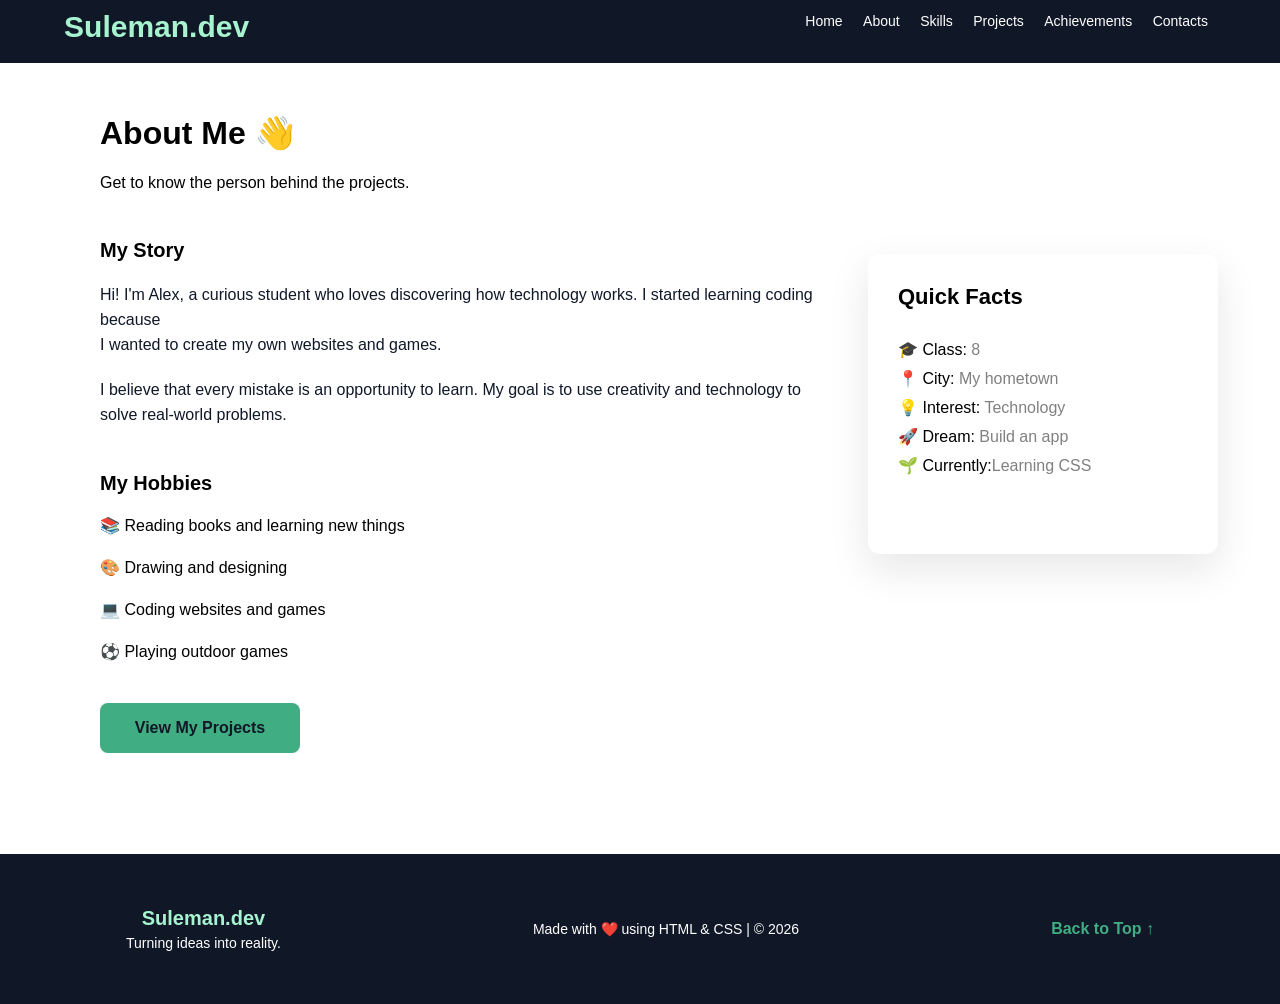
<file: abt.html>
<!DOCTYPE html>
<html lang="en">

<head>
    <meta charset="UTF-8">
    <meta name="viewport" content="width=device-width, initial-scale=1.0">
    <title>Document</title>

    <style>
        * {
            box-sizing: border-box;
            padding: 0;
            margin: 0;
            font-family: Arial, sans-serif;
        }

        .meow {
            background-color: #101828;
            height: 7vh;
        }

        .navbar {
            display: flex;
            justify-content: space-around;
            position: relative;

        }

        .navbar a {
            margin-top: 10px;


        }

        .nav-links {
            position: sticky;
            margin-top: 12px;
            margin-left: 420px;
        }

        .nav-links a {
            text-decoration: none;
            color: white;
            font-size: 14px;
            margin: 8px;
            font-family: Arial, sans-serif;


        }

        .navbar .logo {
            color: #a7f3d0;
            text-decoration: none;
            font-size: 30px;
            font-weight: bold;
            font-family: Arial, sans-serif;
        }
        .mid{
            /* border: 4px solid green; */
            height: 100vh;
            margin-top: 10px;
            display: flex;
        }
        .mid .one{
            margin: 50px 100px;
            /* border: 1px solid red; */
            width: 60%;
            position: relative;
        }
        .one h2{
            font-size: 32px;
            font-family: Arial, sans-serif;
            margin-top: 10px;
        }
        .one p{
            /* color: #667085; */
            margin-top: 20px;
            line-height: 22px;
        }
        .para{
            color: #101828;
            margin-top: 20px;
            font-size: 16px;
            font-weight: 100;
            line-height: 25px;
        }
        .one h5{
            font-size: 20px;
            margin-top: 45px;
        }
        .button1{
    /* border: 1px solid yellow; */
    height: 100px;
    width: 100%;
    margin-top: 40px;
}
.button1 button{
    height: 50px;
    width: 200px;
    background-color: #41ad82;
    border: none;
    outline: none;
    color: #101828;
    font-size: 16px;
    font-weight: bold;
    border-radius: 8px;
    transition: all 0.3s ease;
    cursor: pointer;


}
.button1 button:hover{
    transform: translateY(-5px);
    color: white;

}
.two{
    height: 300px;
    /* border: 2px solid green; */
    margin-left: -100px;
    margin-top: 200px;
    width: 350px;
    border-radius: 12px;
    box-shadow: 0 15px 40px rgba(15, 23, 42, 0.10);

}
.two h4{
    margin: 30px;
    font-size: 22px;
}
.two ul li{
    list-style: none;
    margin-left: 30px;
    margin-top: 10px;
}

.meow3{
    margin-top: -100px;
    background-color: #101828;
    height: 150px;
    color: white;
    font-family: Arial, sans-serif;
    display: flex;
    justify-content: space-around;
    text-align: center;
    align-items: center;
}
.meow3 h3{
    font-size: 20px;
    color: #a7f3d0;
    margin-bottom: 5px;
}
.meow3 p{
    font-size: 14px;
}
.special{
    font-weight: 800;
    color: #41ad82;
    text-decoration: none;
}
.txtt a{
    text-decoration: none;
}
span{
    color: gray;
}
    </style>


</head>

<body>
    <div class="meow">
            <header class="navbar">
                <a href="index.html" class="logo">Suleman.dev</a>

                <nav class="nav-links">
                    <a href="index.html">Home</a>
                    <a href="abt.html">About</a>
                    <a href="myskills.html">Skills</a>
                    <a href="new.html">Projects</a>
                    <a href="achivement.html">Achievements</a>
                    <a href="contact.html">Contacts</a>
                </nav>

            </header>

        <div class="mid">
            <div class="one">
            <h2>About Me 👋</h2>
            <p>Get to know the person behind the projects.</p>
            <h5>My Story</h5>
            <h6 class="para">Hi! I'm Alex, a curious student who loves discovering how technology works.  I started learning coding 
                because <br> I wanted to  create my own websites and games.</h6>
            <h6 class="para">I believe that every mistake is an opportunity to learn. My goal is to use creativity and technology to
             <br> solve real-world problems.</h6>

            <h5>My Hobbies</h5>
            <p>📚 Reading books and learning new things</p>
            <p>🎨 Drawing and designing</p>
            <p>💻 Coding websites and games</p>
            <p>⚽ Playing outdoor games</p>


            <div class="button1">
                <button onclick="window.location.href='myskills.html'">View My Projects</button>
            </div>
        </div>

        <div class="two">
            <h4>Quick Facts</h4>
            <ul>
                <li>🎓 Class: <span>8</span></li>
                <li>📍 City: <span>My hometown</span></li>
                <li>💡 Interest: <span>Technology</span></li>
                <li>🚀 Dream: <span>Build an app</span></li>
                <li>🌱 Currently:<span>Learning CSS</span></li>
            </ul>
        </div>
    </div>


        <section class="meow3">
            <div class="txtt">
                <h3>Suleman.dev</h3>
                <p>Turning ideas into reality.</p>

            </div>
            <div class="txtt">
                <p>Made with ❤️ using HTML & CSS | © 2026</p>


            </div>
            <div class="txtt">
                <a href="#"><span class="special">Back to Top ↑</span></a>
            </div>
        </section>


    </div>
</body>

</html>
</file>
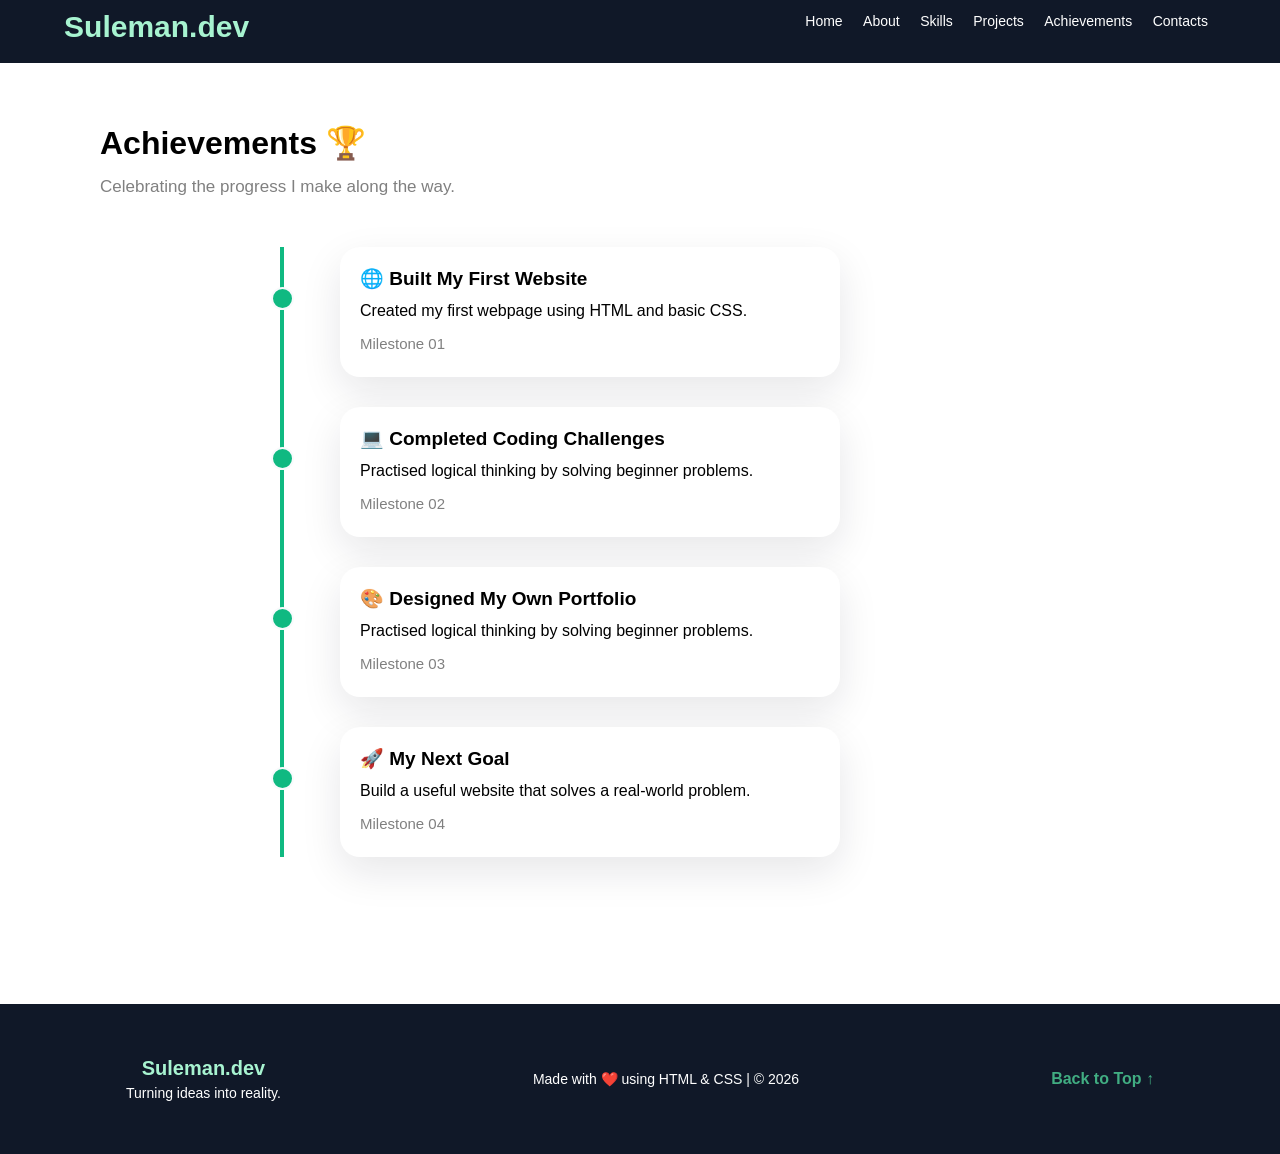
<file: achivement.html>
<!DOCTYPE html>
<html lang="en">
<head>
    <meta charset="UTF-8">
    <meta name="viewport" content="width=device-width, initial-scale=1.0">
    <title>Achievements</title>

    <style>
                * {
            box-sizing: border-box;
            padding: 0;
            margin: 0;
            font-family: Arial, sans-serif;
        }

        .meow {
            background-color: #101828;
            height: 7vh;
        }

        .navbar {
            display: flex;
            justify-content: space-around;
            position: relative;

        }

        .navbar a {
            margin-top: 10px;


        }

        .nav-links {
            position: sticky;
            margin-top: 12px;
            margin-left: 420px;
        }

        .nav-links a {
            text-decoration: none;
            color: white;
            font-size: 14px;
            margin: 8px;
            font-family: Arial, sans-serif;


        }

        .navbar .logo {
            color: #a7f3d0;
            text-decoration: none;
            font-size: 30px;
            font-weight: bold;
            font-family: Arial, sans-serif;
        }
        .mid{
            /* border: 2px solid red; */
            margin-top: 80px;
            margin-left: 100px;
            height: 100vh;
            
        }
        .mid h4{
            font-size: 32px;
        }
        .mid p{
            font-size: 17px;
            margin-top: 15px;
            font-weight: 100;
            color: gray;
        }


        .card-port{
        /* border: 1px solid green; */
            margin-top: 50px;
            margin-left: 150px;
            height: 450px;
            position: relative;
        }
        .card-port .one{
            height: 130px;
            width: 500px;
            border: none;
            background: #ffffff;
            border-radius: 20px;
            box-shadow: 0 15px 40px rgba(15, 23, 42, 0.10);
            margin-left: 90px;
            margin-top: 30px;
            /* border: 1px solid green; */
            position: relative;
            margin-bottom: 30px;
            
            /* padding: 35px; */
           
        }
        .one h3{
            font-size: 19px;
            font-weight: 600;
            font-family: Arial, sans-serif;
            /* margin-left: 40px; */
            padding: 20px;
            /* border: 1px solid green; */
        }
        .one h6{
            margin-top: -8px;
            margin-left: 20px;
            font-size: 16px;
            font-weight: 100;
        }
        .one p{
            font-size: 15px;
            margin-left: 20px;      
            font-weight: 100;   
            
        }




.card-port::before {
    content: "";
    position: absolute;
    left: 30px;
    top: 0;
    bottom: -160px;
    width: 4px;
    background: #10b981;
}




.one::before {
    content: "";
    position: absolute;
    left: -69px;
    top: 40px;
    width: 19px;
    height: 19px;
    background: #10b981;
    border: 2px solid #f8fafc;
    border-radius: 50%;
    z-index: 2;
}
.meow3{
    margin-top: -20px;
    background-color: #101828;
    height: 150px;
    color: white;
    font-family: Arial, sans-serif;
    display: flex;
    justify-content: space-around;
    text-align: center;
    align-items: center;
}
.meow3 h3{
    font-size: 20px;
    color: #a7f3d0;
    margin-bottom: 5px;
}
.meow3 p{
    font-size: 14px;
}
.special {
    font-weight: 800;
    color: #41ad82;
    /* text-decoration: none; */
}
.txtt a{
    text-decoration: none;
}


    </style>
</head>
<body>
    <div class="meow">
            <header class="navbar">
                <a href="index.html" class="logo">Suleman.dev</a>

                <nav class="nav-links">
                    <a href="index.html">Home</a>
                    <a href="abt.html">About</a>
                    <a href="myskills.html">Skills</a>
                    <a href="new.html">Projects</a>
                    <a href="achivement.html">Achievements</a>
                    <a href="contact.html">Contacts</a>
                </nav>

            </header>

        <div class="mid">
            <h4>Achievements 🏆</h4>
            <p>Celebrating the progress I make along the way.</p>


            <div class="card-port">
                <div class="one">
                    <h3>🌐 Built My First Website</h3>
                    <h6>Created my first webpage using HTML and basic CSS.</h6>
                    <p>Milestone 01</p>
                </div>

                <div class="one">
                    <h3>💻 Completed Coding Challenges</h3>
                    <h6>Practised logical thinking by solving beginner problems.</h6>
                    <p>Milestone 02</p>
                </div>


                <div class="one">
                    <h3>🎨 Designed My Own Portfolio</h3>
                    <h6>Practised logical thinking by solving beginner problems.</h6>
                    <p>Milestone 03</p>
                </div>


                <div class="one">
                    <h3>🚀 My Next Goal</h3>
                    <h6>Build a useful website that solves a real-world problem.</h6>
                    <p>Milestone 04</p>
                </div>

                
            </div>
        </div>

        <section class="meow3">
            <div class="txtt">
                <h3>Suleman.dev</h3>
                <p>Turning ideas into reality.</p>

            </div>
            <div class="txtt">
                <p>Made with ❤️ using HTML & CSS | © 2026</p>


            </div>
            <div class="txtt">
                <a href="#"><span class="special">Back to Top ↑</span></a>
            </div>
        </section>

    </div>
</body>
</html>
</file>
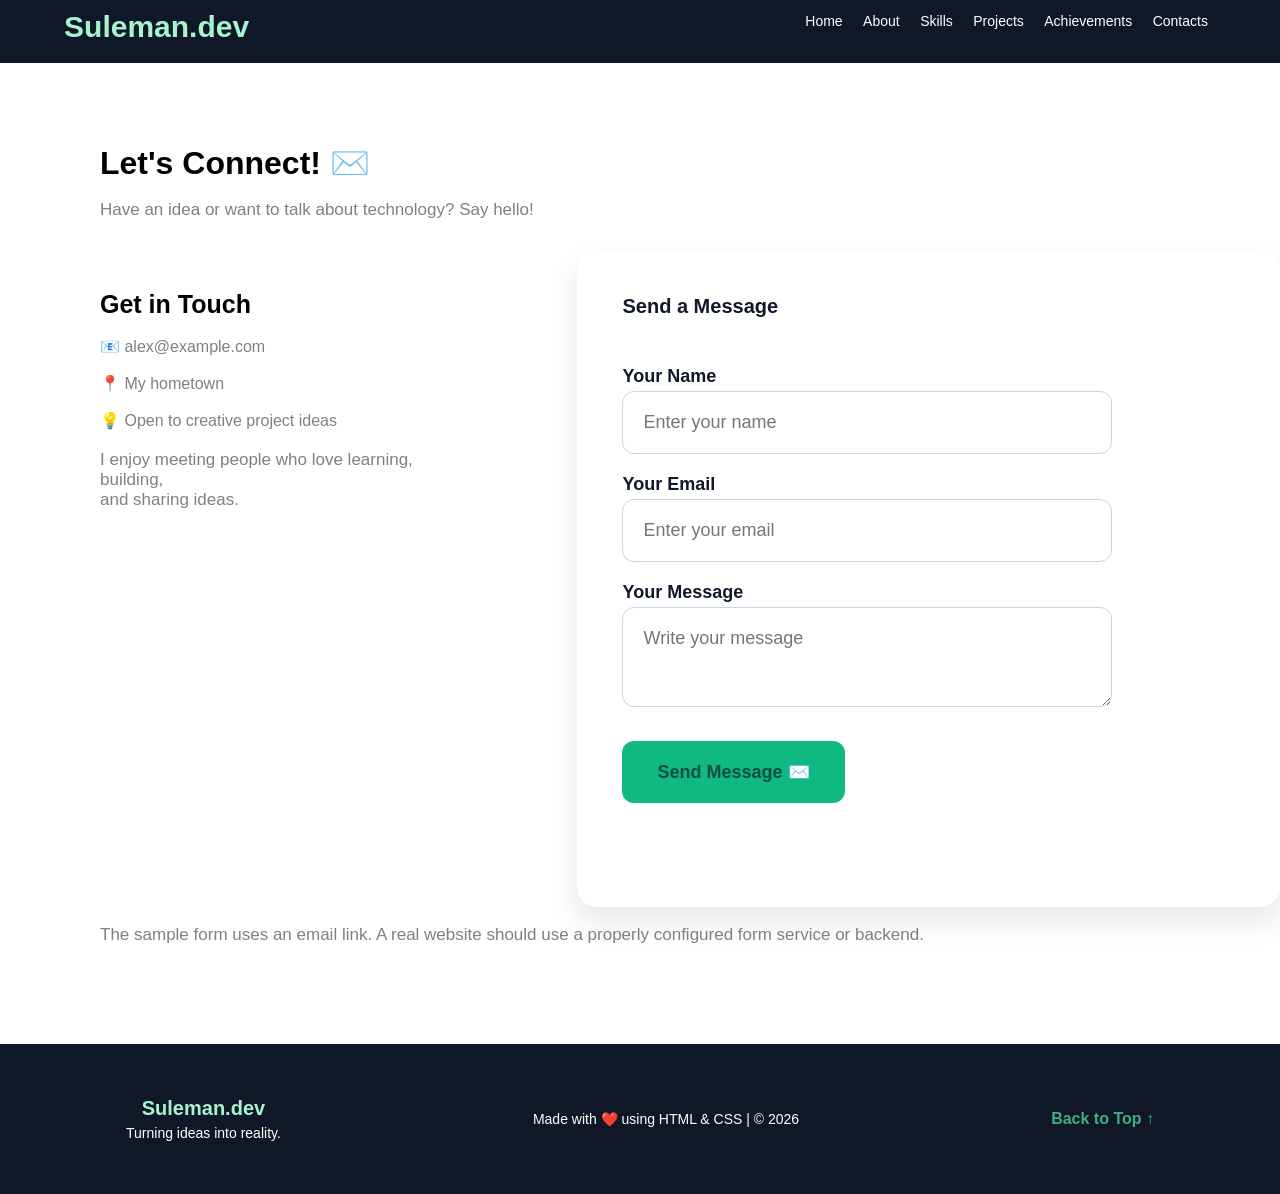
<file: contact.html>
<!DOCTYPE html>
<html lang="en">
<head>
    <meta charset="UTF-8">
    <meta name="viewport" content="width=device-width, initial-scale=1.0">
    <title>contact</title>

    <style>
                * {
            box-sizing: border-box;
            padding: 0;
            margin: 0;
            font-family: Arial, sans-serif;
        }

        .meow {
            background-color: #101828;
            height: 7vh;
        }

        .navbar {
            display: flex;
            justify-content: space-around;
            position: relative;

        }

        .navbar a {
            margin-top: 10px;


        }

        .nav-links {
            position: sticky;
            margin-top: 12px;
            margin-left: 420px;
        }

        .nav-links a {
            text-decoration: none;
            color: white;
            font-size: 14px;
            margin: 8px;
            font-family: Arial, sans-serif;


        }

        .navbar .logo {
            color: #a7f3d0;
            text-decoration: none;
            font-size: 30px;
            font-weight: bold;
            font-family: Arial, sans-serif;
        }
        .mid{
            /* border: 1px solid green; */
            margin-top: 100px;
            margin-left: 100px;
            height: 100vh;

        }
        .mid h4{
            font-size: 32px;
        }
        .mid p{
            font-size: 17px;
            margin-top: 18px;
            font-weight: 100;
            color: gray;
        }
        .one{
            display: flex;
        }
        .one1{
            margin-top: 70px;
            /* border: 1px solid red; */
        }
        .one1 h4{
            font-size: 25px;
        }
        .one1 p{
            font-size: 16px;
        }
        .one1 h5{
            color: gray;
            margin-top: 20px;
            font-size: 17px;
            font-weight: 100;
        }
        .one2{
            height: 73vh;
            box-shadow: 0 15px 30px rgba(15, 23, 42, 0.10);
            margin-left: 20px;
            width: 60%;
            margin-top: 30px;
            margin-left: 100px;
        }

        .one2 {
    background: white;
    padding: 45px;
    border-radius: 20px;
    width: 60%;
    box-sizing: border-box;
}

.one2 h4 {
    font-size: 20px;
    color: #111827;
    margin: 0 0 40px;
}

.one2 label {
    margin-top: -10px;
    display: block;
    font-size: 18px;
    font-weight: bold;
    margin-bottom: 4px;
    color: #111827;
}

.one2 input,
.one2 textarea {
    width: 80%;
    padding: 20px;
    font-size: 18px;
    border: 1px solid #cbd5e1;
    border-radius: 12px;
    margin-bottom: 30px;
    box-sizing: border-box;
    outline: none;
}

.one2 textarea {
    height: 100px;
    resize: vertical;
}

.one2 input:focus,
.one2 textarea:focus {
    border-color: #10b981;
}

.one2 button {
    background: #10b981;
    color: #064e3b;
    border: none;
    padding: 20px 35px;
    font-size: 18px;
    font-weight: bold;
    border-radius: 12px;
    cursor: pointer;
    transition: 0.3s;
}

.one2 button:hover {
    background: #059669;
    transform: translateY(-3px);
}
.meow3{
    background-color: #101828;
    height: 150px;
    color: white;
    font-family: Arial, sans-serif;
    display: flex;
    justify-content: space-around;
    text-align: center;
    align-items: center;
}
.meow3 h3{
    font-size: 20px;
    color: #a7f3d0;
    margin-bottom: 5px;
}
.meow3 p{
    font-size: 14px;
}
.special{
    font-weight: 800;
    color: #41ad82;
    text-decoration: none;
}
.txtt a{
text-decoration: none;
}

    </style>
</head>
<body>
    <div class="meow">
            <div class="meow">
            <header class="navbar">
                <a href="#home" class="logo">Suleman.dev</a>

                <nav class="nav-links">
                    <a href="index.html">Home</a>
                    <a href="abt.html">About</a>
                    <a href="myskills.html">Skills</a>
                    <a href="new.html">Projects</a>
                    <a href="achivement.html">Achievements</a>
                    <a href="contact.html">Contacts</a>
                </nav>

            </header>

            <div class="mid">
                <h4>Let's Connect! ✉️</h4>
                <p>Have an idea or want to talk about technology? Say hello!</p>


                <div class="one">

                    <div class="one1">
                        <h4>Get in Touch</h4>
                        <p>📧 alex@example.com</p>
                        <p>📍 My hometown</p>
                        <p>💡 Open to creative project ideas</p>
                        <h5>I enjoy meeting people who love learning, building, <br> and sharing ideas.</h5>
                    </div>

                    <div class="one2">
                        <h4>Send a Message</h4>
                        <br>
                        <label for="name">Your Name</label>
                        <input type="text" id="name" placeholder="Enter your name">
                        <br>
                        <label for="email">Your Email</label>
                        <input type="email" id="email" placeholder="Enter your email">
                        <br>
                        <label for="Message">Your Message</label>
                        <textarea name="message" id="message" placeholder="Write your message"></textarea>

                        <button type="submit">Send Message ✉️</button>
                    </div>
                
                </div>

                <p>The sample form uses an email link. A real website should use a properly configured form service or backend.</p>
            </div>

        <section class="meow3">
            <div class="txtt">
                <h3>Suleman.dev</h3>
                <p>Turning ideas into reality.</p>

            </div>
            <div class="txtt">
                <p>Made with ❤️ using HTML & CSS | © 2026</p>


            </div>
            <div class="txtt">
                <a href="#"><span class="special">Back to Top ↑</span></a>
            </div>
        </section>
    </div>
</body>
</html>
</file>
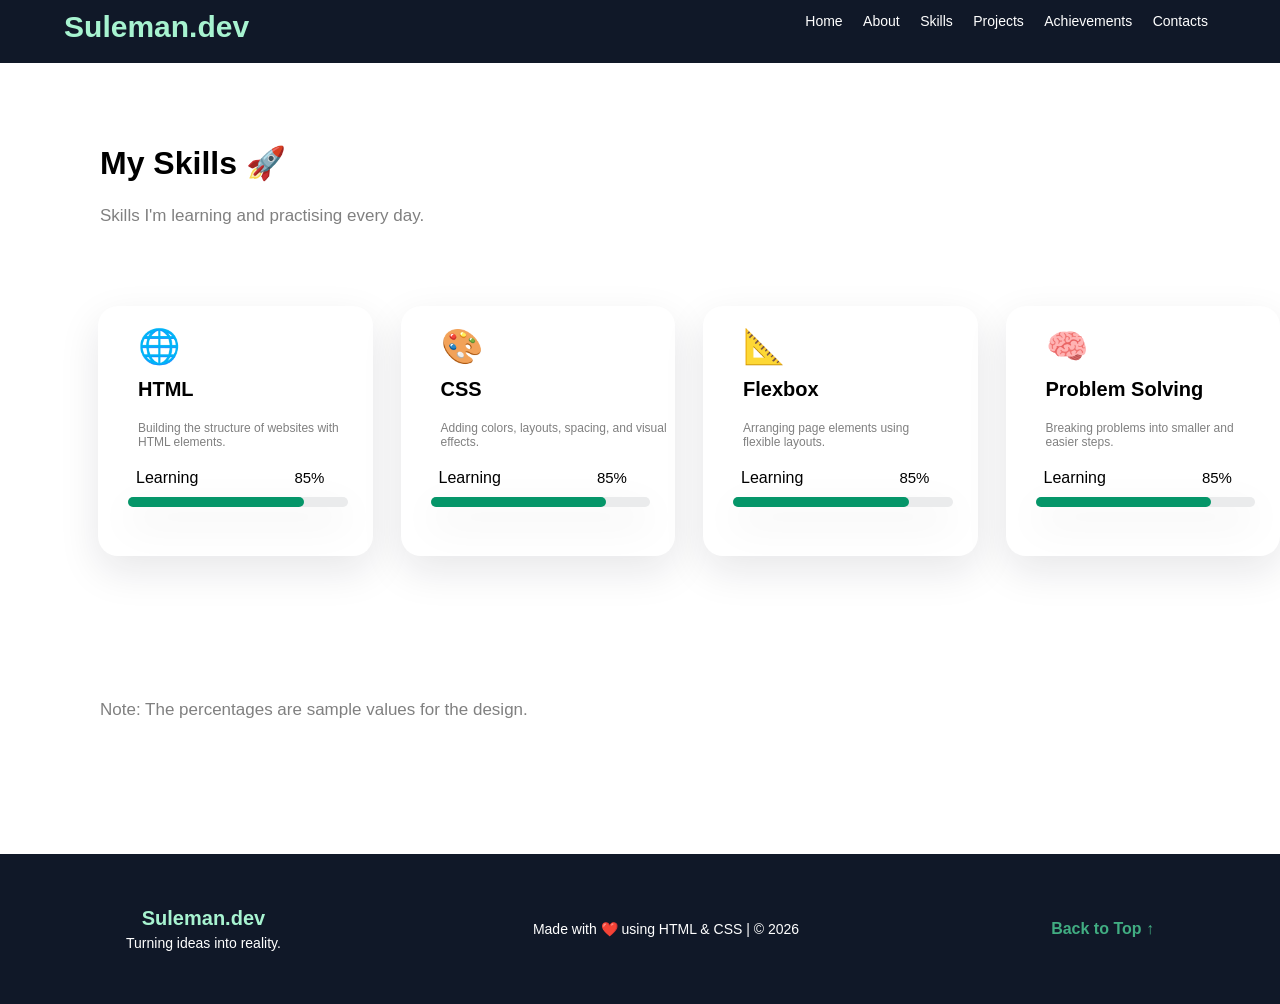
<file: myskills.html>
<!DOCTYPE html>
<html lang="en">
<head>
    <meta charset="UTF-8">
    <meta name="viewport" content="width=device-width, initial-scale=1.0">
    <title>Myskills</title>

    <style>
                * {
            box-sizing: border-box;
            padding: 0;
            margin: 0;
            font-family: Arial, sans-serif;
        }

        .meow {
            background-color: #101828;
            height: 7vh;
        }

        .navbar {
            display: flex;
            justify-content: space-around;
            position: relative;

        }

        .navbar a {
            margin-top: 10px;


        }

        .nav-links {
            position: sticky;
            margin-top: 12px;
            margin-left: 420px;
        }

        .nav-links a {
            text-decoration: none;
            color: white;
            font-size: 14px;
            margin: 8px;
            font-family: Arial, sans-serif;


        }

        .navbar .logo {
            color: #a7f3d0;
            text-decoration: none;
            font-size: 30px;
            font-weight: bold;
            font-family: Arial, sans-serif;
        }
        .mid{
            /* border: 1px solid green; */
            margin-top: 100px;
            margin-left: 100px;
            height: 90vh;

        }
        .mid h2{
            font-size: 32px;
        }
        .mid p{
            font-size: 17px;
            margin-top: 24px;
            font-weight: 100;
            color: gray;
        }
        .card-port{
            /* border: 1px solid red; */
            margin-top: 50px;
            height: 400px;
            display: flex;
            margin-left: -30px;
        }
        
    

        .card-port .one{
            height: 250px;
            width: 310px;
            border: none;
            background: #ffffff;
            border-radius: 20px;
            box-shadow: 0 15px 40px rgba(15, 23, 42, 0.10);
            margin-left: 28px;
            margin-top: 30px;
    /* border: 1px solid green; */
            transition: all 0.3s ease;
            cursor: pointer;
        }
        .card-port h4{
            font-size: 20px;
            font-family: Arial, sans-serif;
            margin-left: 40px;
            margin-top: 12px;
}
        .card-port p{
            font-size: 12px;
            position: relative;
            margin-left: 40px;
            margin-top: 20px;   
        }
        .icon{
            font-size: 34px;
            position: relative;
            margin-left: 40px;
            margin-top: 20px;
        }
        #card-percent {
            display: flex;
            justify-content: space-around;
            margin-left: -10px;
        }
        #card-percent h1{
            margin-top: 20px;
            font-size: 16px;
            font-weight: 300;
        }
        #card-percent h2{
            margin-top: 20px;
            font-size: 15px;
            font-weight: 100;
        }
        .level{
            /* border: 2px solid red; */
            background-color: #eaebec;
            box-shadow: 0 15px 40px rgba(15, 23, 42, 0.10);
            margin-top: 10px;
            border-radius: 10px;
            width: 80%;
            margin-left: 30px;
            height: 10px;
        }
        .lvl1{
            /* border: 2px solid red; */
            background: #059669;
            border-radius: 10px;
            width: 80%;
            /* margin-left: 30px; */
            height: 10px;
        }
        .meow3{
            margin-top: -100px;
            background-color: #101828;
            height: 150px;
            color: white;
            font-family: Arial, sans-serif;
            display: flex;
            justify-content: space-around;
            text-align: center;
            align-items: center;
        }
        .meow3 h3{
            font-size: 20px;
            color: #a7f3d0;
            margin-bottom: 5px;
        }
        .meow3 p{
            font-size: 14px;
        }
        .special{
            font-weight: 800;
            color: #41ad82;
            text-decoration: none;
        }
        .txtt a{
    text-decoration: none;
}

    </style>
</head>
<body>
    <div class="meow">
            <header class="navbar">
                <a href="index.html" class="logo">Suleman.dev</a>

                <nav class="nav-links">
                    <a href="index.html">Home</a>
                    <a href="abt.html">About</a>
                    <a href="myskills.html">Skills</a>
                    <a href="new.html">Projects</a>
                    <a href="achivement.html">Achievements</a>
                    <a href="contact.html">Contacts</a>
                </nav>

            </header>

        <div class="mid">
            <h2>My Skills 🚀</h2>
            <p>Skills I'm learning and practising every day.</p>

            <div class="card-port">
                <div class="one">
                    <div class="icon">🌐</div>
                    <h4>HTML</h4>
                    <p>Building the structure of websites with HTML elements.</p>
                    <div id="card-percent">
                        <h1>Learning</h1>
                        <h2>85%</h2>
                    </div>
                    <div class="level">
                        <div class="lvl1"></div>
                        <div class="lvl11"></div>
                    </div>
                </div>


                    <div class="one">
                    <div class="icon">🎨</div>
                    <h4>CSS</h4>
                    <p>Adding colors, layouts, spacing, and visual <br> effects.</p>
                    <div id="card-percent">
                        <h1>Learning</h1>
                        <h2>85%</h2>
                    </div>
                    <div class="level">
                        <div class="lvl1"></div>
                        <div class="lvl11"></div>
                    </div>
                </div>



                    <div class="one">
                    <div class="icon">📐</div>
                    <h4>Flexbox</h4>
                    <p>Arranging page elements using <br> flexible layouts.</p>
                    <div id="card-percent">
                        <h1>Learning</h1>
                        <h2>85%</h2>
                    </div>
                    <div class="level">
                        <div class="lvl1"></div>
                        <div class="lvl11"></div>
                    </div>
                </div>



                    <div class="one">
                    <div class="icon">🧠</div>
                    <h4>Problem Solving</h4>
                    <p>Breaking problems into smaller and  <br>easier steps.</p>
                    <div id="card-percent">
                        <h1>Learning</h1>
                        <h2>85%</h2>
                    </div>
                    <div class="level">
                        <div class="lvl1"></div>
                        <div class="lvl11"></div>
                    </div>
                </div>








            </div>

            <p>Note: The percentages are sample values for the design.</p>


        </div>

        <section class="meow3">
            <div class="txtt">
                <h3>Suleman.dev</h3>
                <p>Turning ideas into reality.</p>

            </div>
            <div class="txtt">
                <p>Made with ❤️ using HTML & CSS | © 2026</p>


            </div>
            <div class="txtt">
                <a href="#"><span class="special">Back to Top ↑</span></a>
            </div>
        </section>
    </div>
</body>
</html>
</file>
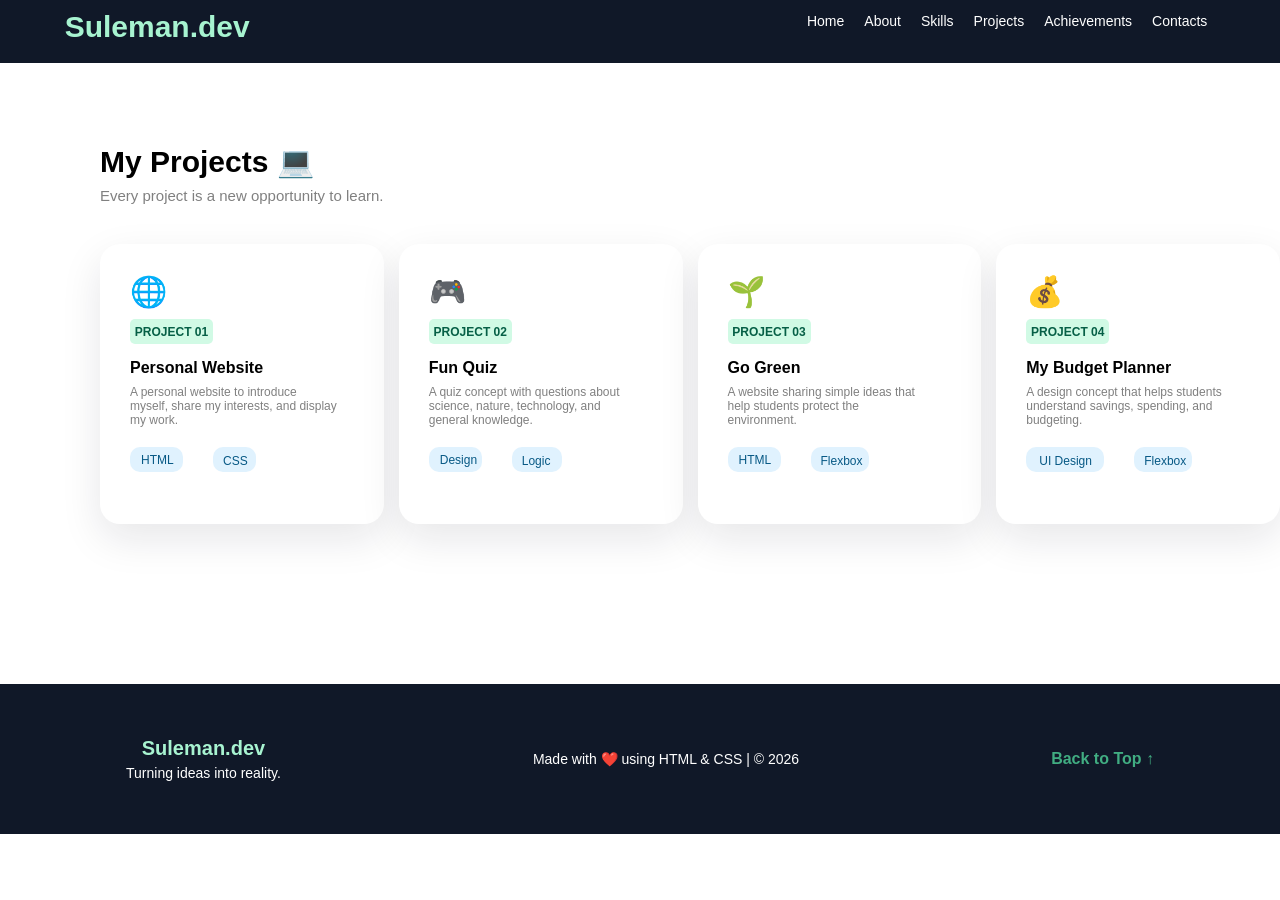
<file: new.html>
<!DOCTYPE html>
<html lang="en">
<head>
    <meta charset="UTF-8">
    <meta name="viewport" content="width=device-width, initial-scale=1.0">

    <title>Document</title>

    <style>

*{
    box-sizing: border-box;
    padding: 0;
    margin: 0;
}
.meow{
background-color: #101828;
height: 7vh;
}
.navbar{
    display: flex;
    justify-content: space-around;

}
.navbar a{
    margin-top: 10px;
    

}
.nav-links{
    position: sticky;
    margin-top: 12px;
    margin-left: 420px;
}
.nav-links a{
    text-decoration: none;
    color: white;
    font-size: 14px;
    margin: 8px;
    font-family: Arial, sans-serif;


}
.navbar .logo{
    color: #a7f3d0;
    text-decoration: none;
    font-size: 30px;
    font-weight: bold;
    font-family: Arial, sans-serif;
}
.container{
    /* border: 1px solid green; */
    margin-top: 100px;
    height: 80vh;
    margin-left: 100px;
    font-family: Arial, sans-serif;
}
.container h2{
    font-size: 30px;
    font-weight: bold;
}
.container p{
    font-size: 15px;
    margin-top: 8px;
    color: gray;
}
.project-card{
    margin-top: 10px;
    display: flex;
    height: 450px;
    margin-left: -15px;
}
.project-card .one{
    height: 280px;
    width: 300px;
    border: none;
    background: #ffffff;
    border-radius: 20px;
    box-shadow: 0 15px 40px rgba(15, 23, 42, 0.10);
    margin-top: 30px;
    margin-left: 15px;
    /* border: 1px solid green; */
    transition: all 0.3s ease;
    cursor: pointer;
}
.project-card .one:hover{
    transform: translateY(-8px);
    box-shadow: 0 15px 40px rgba(15, 23, 42, 0.10);
}
.one .icon{
    font-size: 30px;
    position: relative;
    margin-left: 30px;
    margin-top: 30px;
}
.one .icon2{
    margin-top: 10px;
    height: 25px;
    width: 83px;
    background-color: #d1fae5;
    text-align: center;
    align-items: center;
    position: fixed;
    border-radius: 5px;
    margin-left: 30px;
}
.icon2 h1{
    font-size: 12px;
    margin-top: 6px;
    color: #065f46;
    
}
.one h3{
    margin-top: 50px;
    font-size: 16px;
    margin-left: 30px;
}
.one p{
    font-size: 12px;
    margin-left: 30px;
}
.skills{
    display: flex;
    margin-top: 10px;
}
.skill1{
    display: flex;
    margin-top: 10px;
    height: 25px;
    width: 53px;
    background-color: #e0f2fe;
    text-align: center;
    align-items: center;
    border-radius: 10px;
    margin-left: 30px;
    color: #075985;
}
.skill2{
    display: flex;
    margin-top: 10px;
    height: 25px;
    width: 43px;
    background-color: #e0f2fe;
    text-align: center;
    align-items: center;

    border-radius: 10px;
    margin-left: 30px;
    color: #075985;
}
.skill21{
    display: flex;
    margin-top: 10px;
    height: 25px;
    width: 58px;
    background-color: #e0f2fe;
    text-align: center;
    align-items: center;

    border-radius: 10px;
    margin-left: 30px;
    color: #075985;
}
.skill21 h1{

    font-size: 12px;
    margin-top: 2px;
    margin-left: 10px;    
    font-weight: 100;
}
.skill29{
    display: flex;
    margin-top: 10px;
    height: 25px;
    width: 58px;
    background-color: #e0f2fe;
    text-align: center;
    align-items: center;

    border-radius: 10px;
    margin-left: 30px;
    color: #075985;
}
.skill29 h1{

    font-size: 12px;
    margin-top: 2px;
    margin-left: 10px;    
    font-weight: 100;
}
.skill23{
    display: flex;
    margin-top: 10px;
    height: 25px;
    width: 50px;
    background-color: #e0f2fe;
    text-align: center;
    align-items: center;

    border-radius: 10px;
    margin-left: 30px;
    color: #075985;
}
.skill23 h1{

    font-size: 12px;
    margin-top: 2px;
    margin-left: 10px;    
    font-weight: 100;
}
.skill19{
    display: flex;
    margin-top: 10px;
    height: 25px;
    width: 78px;
    background-color: #e0f2fe;
    text-align: center;
    align-items: center;

    border-radius: 10px;
    margin-left: 30px;
    color: #075985;
}
.skill19 h1{

    font-size: 12px;
    margin-top: 2px;
    margin-left: 13px;    
    font-weight: 100;
}

.skill1 h1{

    font-size: 12px;
    margin-top: 1px;
    margin-left: 11px;  
    font-weight: 100;  

}
.skill2 h1{

    font-size: 12px;
    margin-top: 2px;
    margin-left: 10px;    
    font-weight: 100;
}
.meow3{
    margin-top: -20vh;
    background-color: #101828;
    height: 150px;
    color: white;
    font-family: Arial, sans-serif;
    display: flex;
    justify-content: space-around;
    text-align: center;
    align-items: center;
}
.meow3 h3{
    font-size: 20px;
    color: #a7f3d0;
    margin-bottom: 5px;
}
.meow3 p{
    font-size: 14px;
}
.special{
    font-weight: 800;
    color: #41ad82;
    text-decoration: none;
}
.txtt a{
    text-decoration: none;
}
</style>
</head>
<body>
    <div class="meow">
            <header class="navbar">
                <a href="index.html" class="logo">Suleman.dev</a>

                <nav class="nav-links">
                    <a href="index.html">Home</a>
                    <a href="abt.html">About</a>
                    <a href="myskills.html">Skills</a>
                    <a href="new.html">Projects</a>
                    <a href="achivement.html">Achievements</a>
                    <a href="contact.html">Contacts</a>
                </nav>

            </header>

        <div class="container">
            <h2>My Projects 💻</h2>
            <p>Every project is a new opportunity to learn.</p>

            <div class="project-card">
                <div class="one">
                    <div class="icon">🌐</div>
                    <div class="icon2"><h1>PROJECT 01</h1></div>
                    <h3>Personal Website</h3>
                    <p>A personal website to introduce <br> myself, share my interests, and display <br>my work.</p>

                    <div class="skills">
                        <div class="skill1"><h1>HTML</h1></div>
                        <div class="skill2"><h1>CSS</h1></div>
                    </div>
                </div>

                <div class="one">
                    <div class="icon">🎮</div>
                    <div class="icon2"><h1>PROJECT 02</h1></div>
                    <h3>Fun Quiz</h3>
                    <p>A quiz concept with questions about<br>science, nature, technology, and<br>general knowledge.</p>

                    <div class="skills">
                        <div class="skill1"><h1>Design</h1></div>
                        <div class="skill23"><h1>Logic</h1></div>
                    </div>

                </div>


                <div class="one">
                    <div class="icon">🌱</div>
                    <div class="icon2"><h1>PROJECT 03</h1></div>
                    <h3>Go Green</h3>
                    <p>A website sharing simple ideas that<br>help students protect the<br>environment.</p>

                    <div class="skills">
                        <div class="skill1"><h1>HTML</h1></div>
                        <div class="skill21"><h1>Flexbox</h1></div>
                    </div>
                </div>

                <div class="one">
                    <div class="icon">💰</div>
                    <div class="icon2"><h1>PROJECT 04</h1></div>
                    <h3>My Budget Planner</h3>
                    <p>A design concept that helps students<br>understand savings, spending, and<br>budgeting.</p>

                    <div class="skills">
                        <div class="skill19"><h1>UI Design</h1></div>
                        <div class="skill29"><h1>Flexbox</h1></div>
                    </div>
                </div>
            </div>
        </div>

        <section class="meow3">
            <div class="txtt">
                <h3>Suleman.dev</h3>
                <p>Turning ideas into reality.</p>

            </div>
            <div class="txtt">
                <p>Made with ❤️ using HTML & CSS | © 2026</p>


            </div>
            <div class="txtt">
                <a href="#"><span class="special">Back to Top ↑</span></a>
            </div>
        </section>

    </div>
</body>
</html>
</file>
